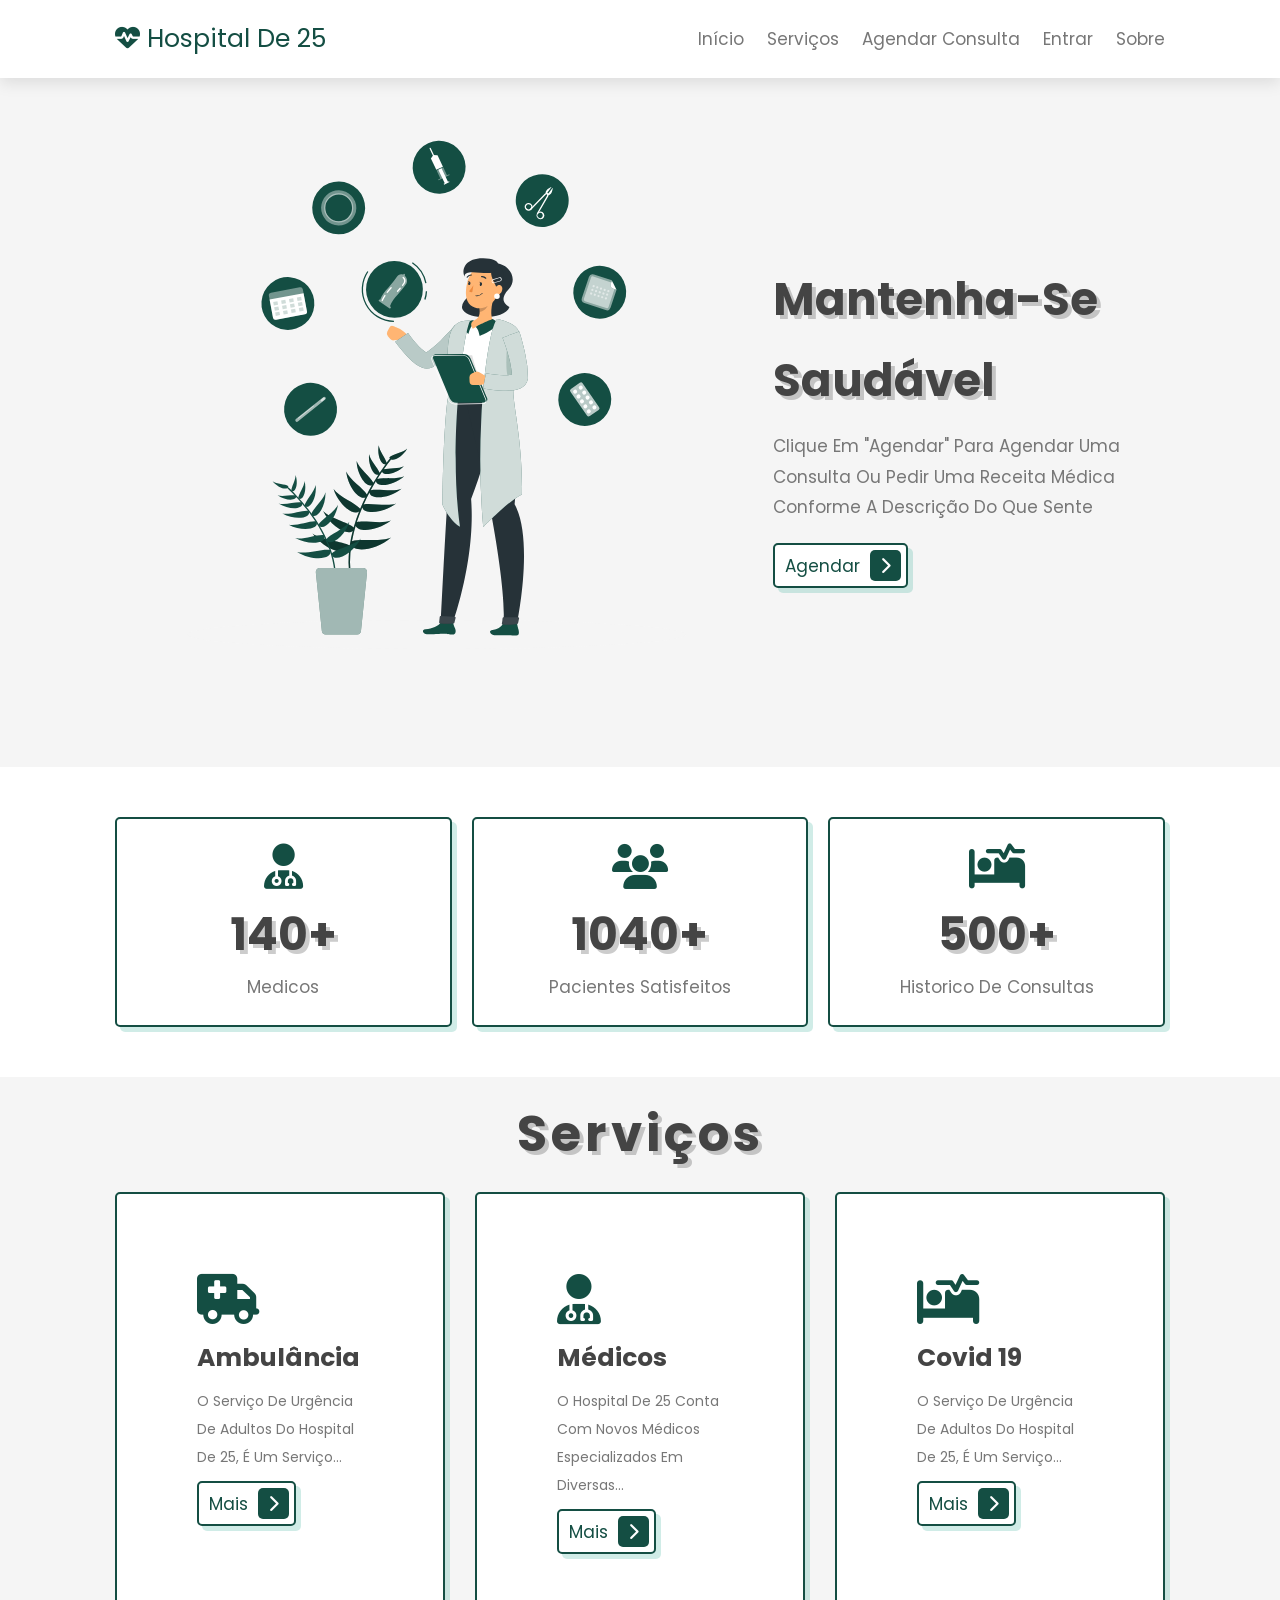
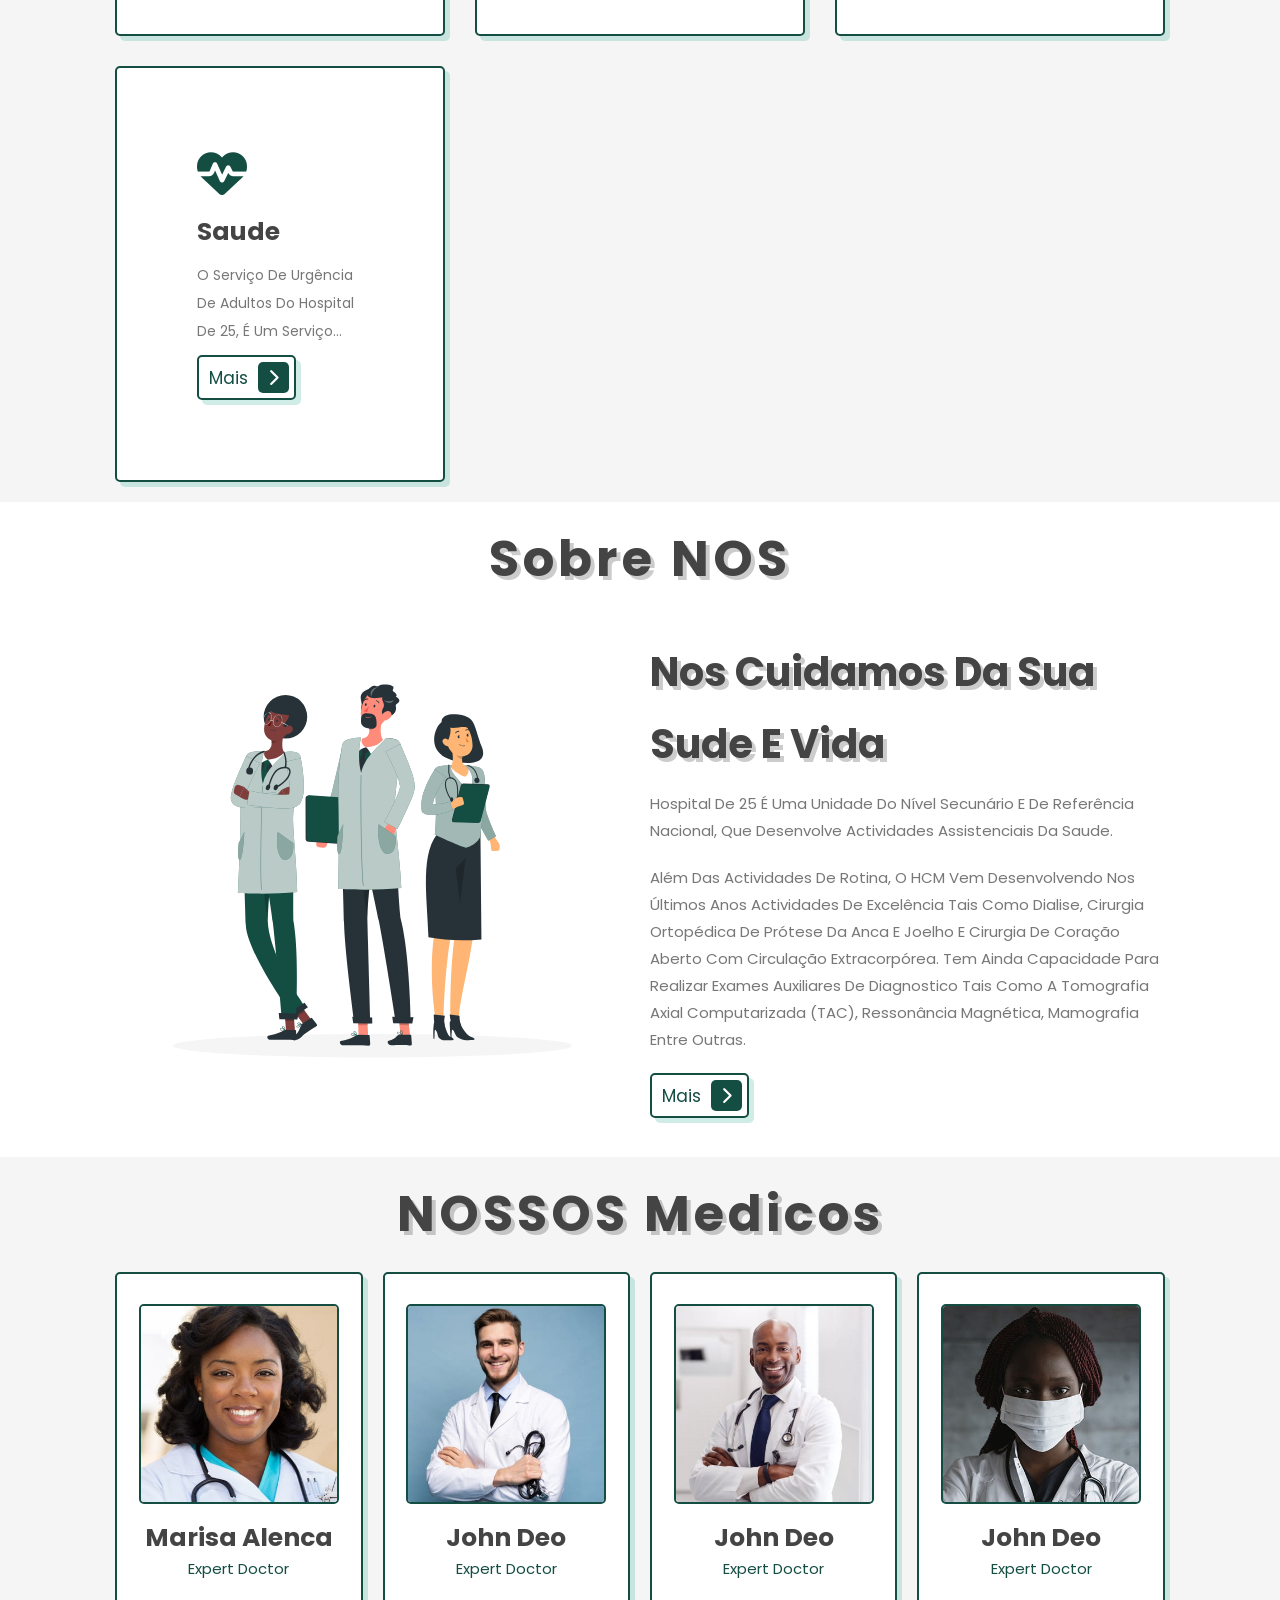
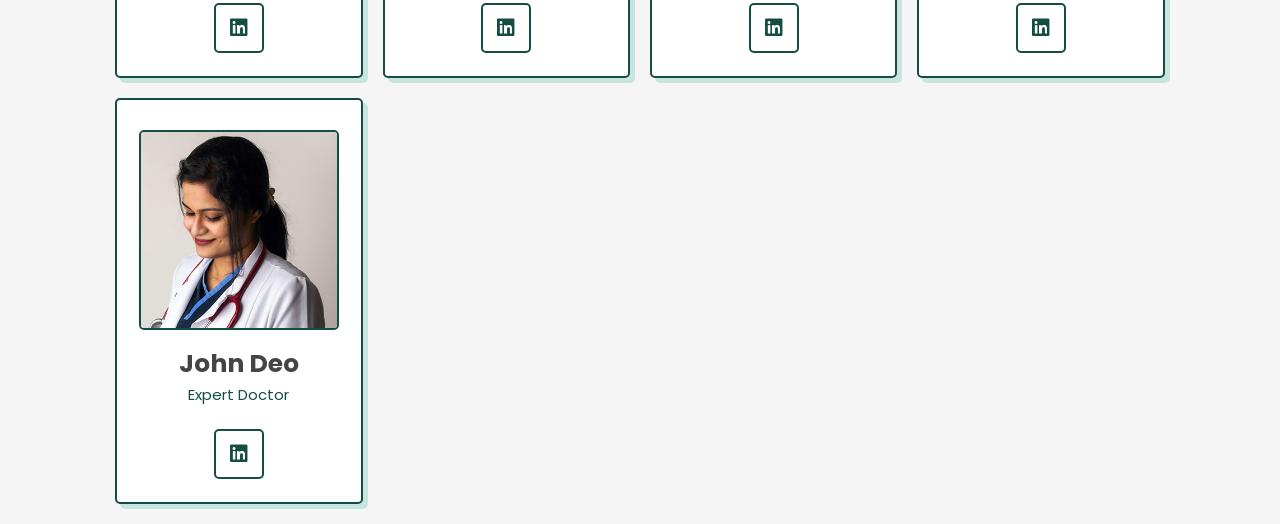
<file: index.html>
<!DOCTYPE html>
<html lang="en">
<head> 
    <meta charset="UTF-8"/>
    <meta http-equiv="X-UA-Compatible" content="IE=edge"/>
    <meta name="viewport" content="width=device-width, initial-scale=1.0"/>
    <title> Site responsivo de hospital</title>
    
   <!-- font awesome cdn link  -->
   <link rel="stylesheet" href="https://cdnjs.cloudflare.com/ajax/libs/font-awesome/6.1.1/css/all.min.css">

   <!-- link css  -->
   <link rel="stylesheet" href="css/style.css">

</head>
<body>

 <!-- Inicio do cabeçalho --> 

<header class="header">   
    
    <a href="#" class="logo"> <i class="fas fa-heartbeat"></i> Hospital de 25</a>

    <nav class="navbar">
        <a href="#">Início</a>
        <a href="#servicos">serviços</a>
        <a href="AgendarCnsulta.php">Agendar consulta</a>
        <a href="login.php">Entrar</a>   
        <a href="#sobre">Sobre</a>    
          
        
    </nav>

    <!-- botaozinho de menu -->
    <div id="menu-btn" class="fas fa-bars"></div>

</header>

<!-- Termina  o cabeçalho -->

<!-- Inicia a seccao  home -->

<section class="home" id="home">

    <div class="image">
        <img src="image/home-img.svg" alt="">
    </div>

    <div class="content">
        <h3>mantenha-se saudável</h3>
        <p>Clique em "Agendar" para agendar uma consulta ou pedir uma receita médica conforme a descrição do que sente
        </p>
        <a href="#" class="btn"> Agendar <span class="fas fa-chevron-right"></span> </a>
    </div>
</section>
<!-- Inicia a seccao  home -->

<!-- Inicia a seccao dos icons-->

<section class="icons-container">

    <div class="icons">
        <i class="fas fa-user-md"></i>
        <h3>140+</h3>
        <p>Medicos</p>
    </div>

    <!-- Seccao com icon de user-->
    <div class="icons">
        <i class="fas fa-users"></i>
        <h3>1040+</h3>
        <p>Pacientes satisfeitos</p>
    </div>

    <div class="icons">
        <i class="fas fa-procedures"></i>
        <h3>500+</h3>
        <p>Historico de consultas</p>
    </div>

    <!-- Seccao com icon de hospital-->
    <!--<div class="icons">
        <i class="fas fa-hospital"></i>
        <h3>80+</h3>
        <p>Horarios disponiveis</p>
    </div>-->

</section>

<!--Fim da seccao dos icons -->

<!-- Inicio da seccao dos servicos -->
<section class="services" id="services">

    <h1 class="heading">  <span>Serviços</span> </h1>

    <div class="box-container">

      

        <div class="box">
            <i class="fas fa-ambulance"></i>
            <h3>Ambulância</h3>
            <p>O Serviço de Urgência de Adultos do Hospital de 25, é um 
                serviço...</p>
            <a href="#" class="btn"> Mais <span class="fas fa-chevron-right"></span> </a>
        </div>

        <div class="box">
            <i class="fas fa-user-md"></i>
            <h3>Médicos </h3>
            <p>O hospital de 25 conta com novos médicos especializados em diversas... </p>
            <a href="#" class="btn"> Mais <span class="fas fa-chevron-right"></span> </a>
        </div>

        <div class="box">
            <i class="fas fa-procedures"></i>
            <h3>Covid 19</h3>
            <p>O Serviço de Urgência de Adultos do Hospital de 25, é um 
                serviço...</p>
            <a href="#" class="btn"> Mais <span class="fas fa-chevron-right"></span> </a>
        </div>

        <div class="box">
            <i class="fas fa-heartbeat"></i>
            <h3>Saude</h3>
            <p>O Serviço de Urgência de Adultos do Hospital de 25, é um 
                serviço...</p>
            <a href="#" class="btn"> Mais <span class="fas fa-chevron-right"></span> </a>
        </div>

    </div>

</section>

<!--Fim da seccao de servicos -->

<!-- Inicio da seccao "sobre nos" -->
<section class="about" id="about">

    <h1 class="heading"> <span> Sobre</span> nos </h1>

    <div class="row">

        <div class="image">
            <img src="image/about-img.svg" alt="">
        </div>

        <div class="content">
            <h3>Nos cuidamos da sua sude e vida</h3>
            <p>Hospital de 25 é uma unidade do nível secunário e de referência nacional, que desenvolve actividades assistenciais da saude.</p>
            <p> Além das actividades de rotina, o HCM vem desenvolvendo nos últimos anos actividades de   excelência tais como dialise,  
                Cirurgia Ortopédica de prótese da anca e joelho e Cirurgia de coração aberto com circulação extracorpórea. Tem ainda capacidade
                para realizar exames auxiliares de diagnostico tais como a Tomografia axial computarizada (TAC), Ressonância Magnética, 
                Mamografia entre outras.
            </p>
            <a href="#" class="btn"> Mais <span class="fas fa-chevron-right"></span> </a>
        </div>

    </div>

</section>

<!-- Fim da eccao "Sobre nos" -->

<!-- Inicio da seccao "Medicos"  -->

<section class="doctors" id="doctors">

    <h1 class="heading"> Nossos <span> Medicos</span> </h1>

    <div class="box-container">

        <div class="box">
            <img src="image/doc-1.jpg" alt="">
            <h3>Marisa Alenca</h3>
            <span>expert doctor</span>
            <div class="share">              
                <a href="#" class="fab fa-linkedin"></a>
            </div>
        </div>

        <div class="box">
            <img src="image/doc-2.jpg" alt="">
            <h3>john deo</h3>
            <span>expert doctor</span>
            <div class="share">
                <a href="#" class="fab fa-linkedin"></a>
            </div>
        </div>

        <div class="box">
            <img src="image/doc-3.jpg" alt="">
            <h3>john deo</h3>
            <span>expert doctor</span>
            <div class="share">
                <a href="#" class="fab fa-linkedin"></a>
            </div>
        </div>

        <div class="box">
            <img src="image/doc-4.jpg" alt="">
            <h3>john deo</h3>
            <span>expert doctor</span>
            <div class="share">
                <a href="#" class="fab fa-linkedin"></a>
            </div>
        </div>

        <div class="box">
            <img src="image/doc-5.jpg" alt="">
            <h3>john deo</h3>
            <span>expert doctor</span>
            <div class="share">
                <a href="#" class="fab fa-linkedin"></a>
            </div>
        </div>

    </div>

</section>

<!-- Fim da seccao "Medicos"  -->


<!-- Link para javascript -->
<script src="js/cript.js"></script>
</body>
</html>
</file>
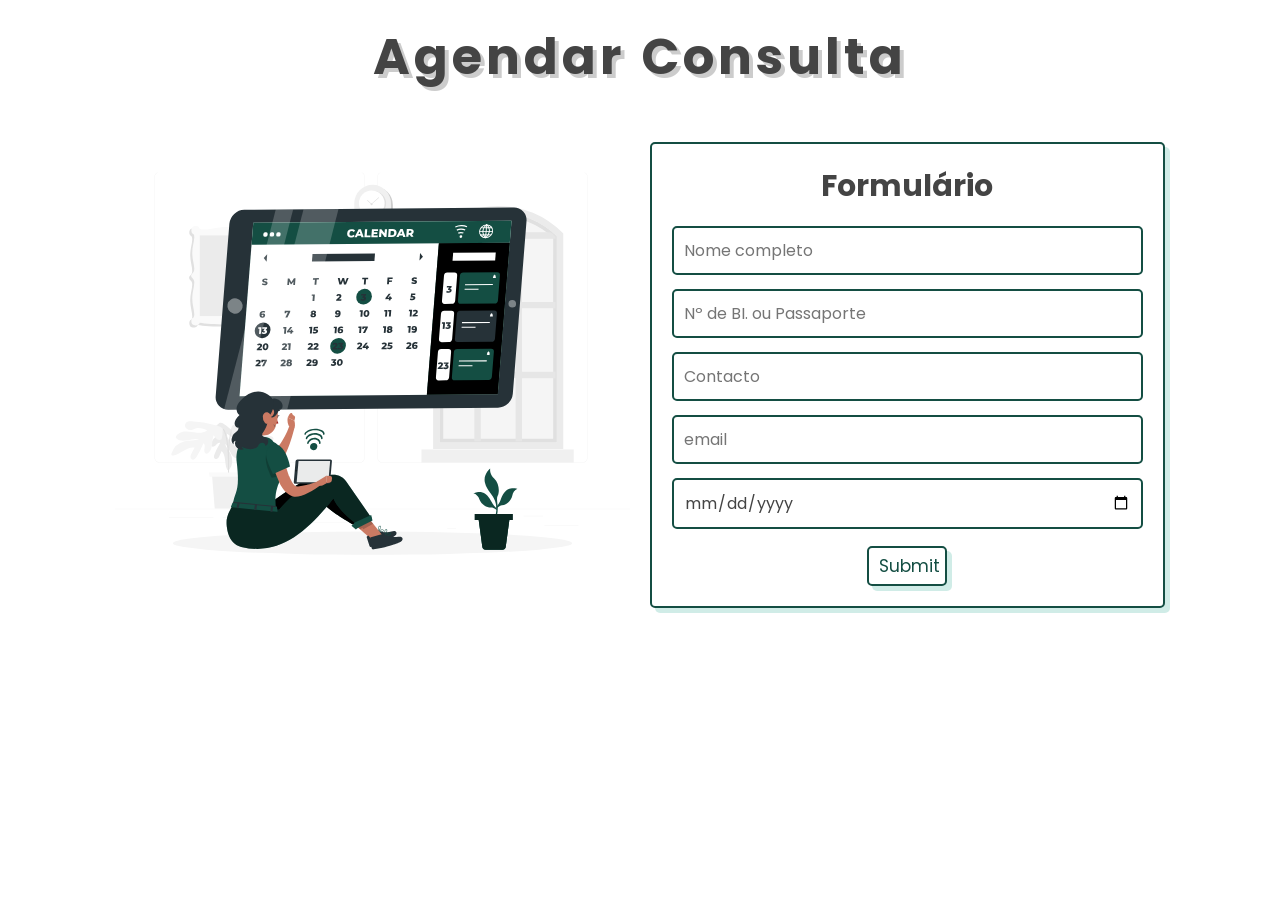
<file: AgendarConsulta.html>
<!DOCTYPE html>
<html lang="en">
<head> 
    <meta charset="UTF-8"/>
    <meta http-equiv="X-UA-Compatible" content="IE=edge"/>
    <meta name="viewport" content="width=device-width, initial-scale=1.0"/>
    <title> Site responsivo de hospital</title>
    
   <!-- font awesome cdn link  -->
   <link rel="stylesheet" href="https://cdnjs.cloudflare.com/ajax/libs/font-awesome/6.1.1/css/all.min.css">

   <!-- link css  -->
   <link rel="stylesheet" href="css/style.css">

</head>
<body>

<!-- Inicio da seccao de agendar  -->
<section class="book" id="book">

    <h1 class="heading"> <span>Agendar consulta</span>  </h1>    

    <div class="row">

        <div class="image">
            <img src="image/book-img.svg" alt="">
        </div>

        <form action="">
            <h3>Formulário</h3>
            <input type="text" placeholder="Nome completo" class="box">
            <input type="number" placeholder="Nº de BI. ou Passaporte" class="box">
            <input type="number" placeholder="Contacto" class="box">
            <input type="email" placeholder="email" class="box">
            <input type="date" class="box">
            <input type="submit" value="Submit" class="btn">
        </form>
    </div>
</section>
</file>
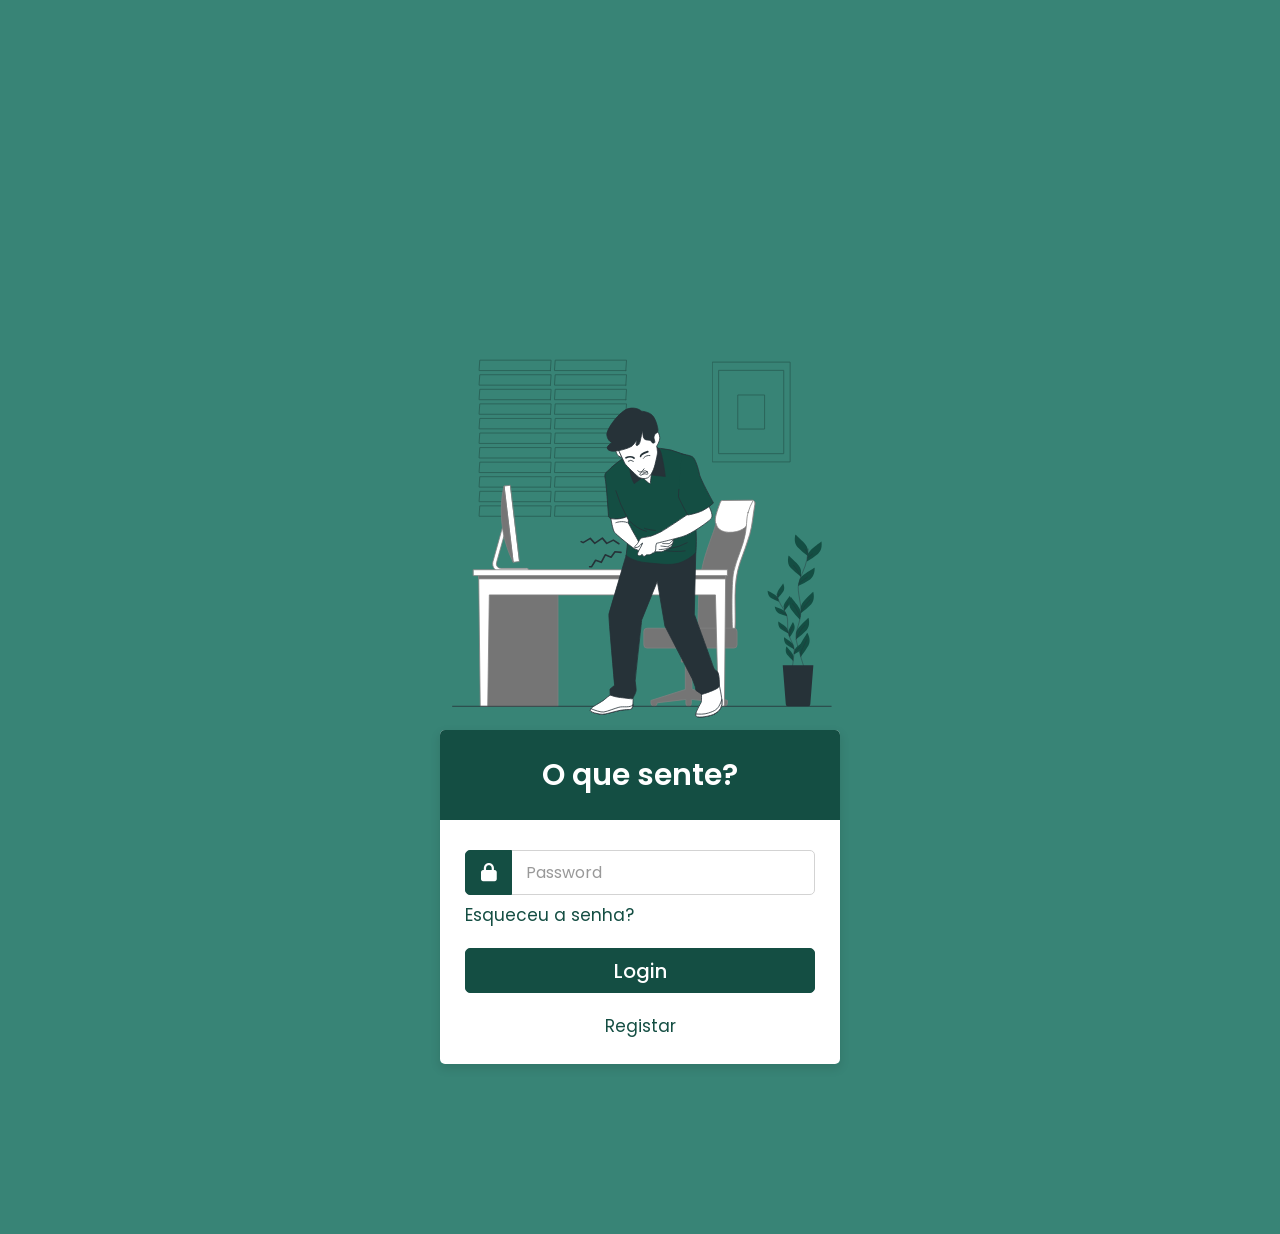
<file: ConlultaOnline.html>
<!DOCTYPE html>
<html lang="en">
<head> 
    <meta charset="UTF-8"/>
    <meta http-equiv="X-UA-Compatible" content="IE=edge"/>
    <meta name="viewport" content="width=device-width, initial-scale=1.0"/>
    <title> Site responsivo de hospital</title>
    
   <!-- font awesome cdn link  -->
   <link rel="stylesheet" href="https://cdnjs.cloudflare.com/ajax/libs/font-awesome/6.1.1/css/all.min.css">

   <!-- link css  -->
   <link rel="stylesheet" href="ConlultaOnline.css">

</head>
<body>

    <div class="container">
        <div class="image">
            <img src="image/doente.svg" alt="">
        </div>
        <div class="wrapper">
          <div class="title"><span>O que sente?</span></div>
          <form action="#">
           
            <div class="row">
              <i class="fas fa-lock"></i>
              <input type="password" placeholder="Password" required>
            </div>
            <div class="pass"><a href="#">Esqueceu a senha?</a></div>
            <div class="row button">
              <input type="submit" value="Login">
            </div>
            <div class="signup-link"> <a href="#">Registar</a></div>
          </form>
        </div>
      </div>

</body>
</html>
</file>
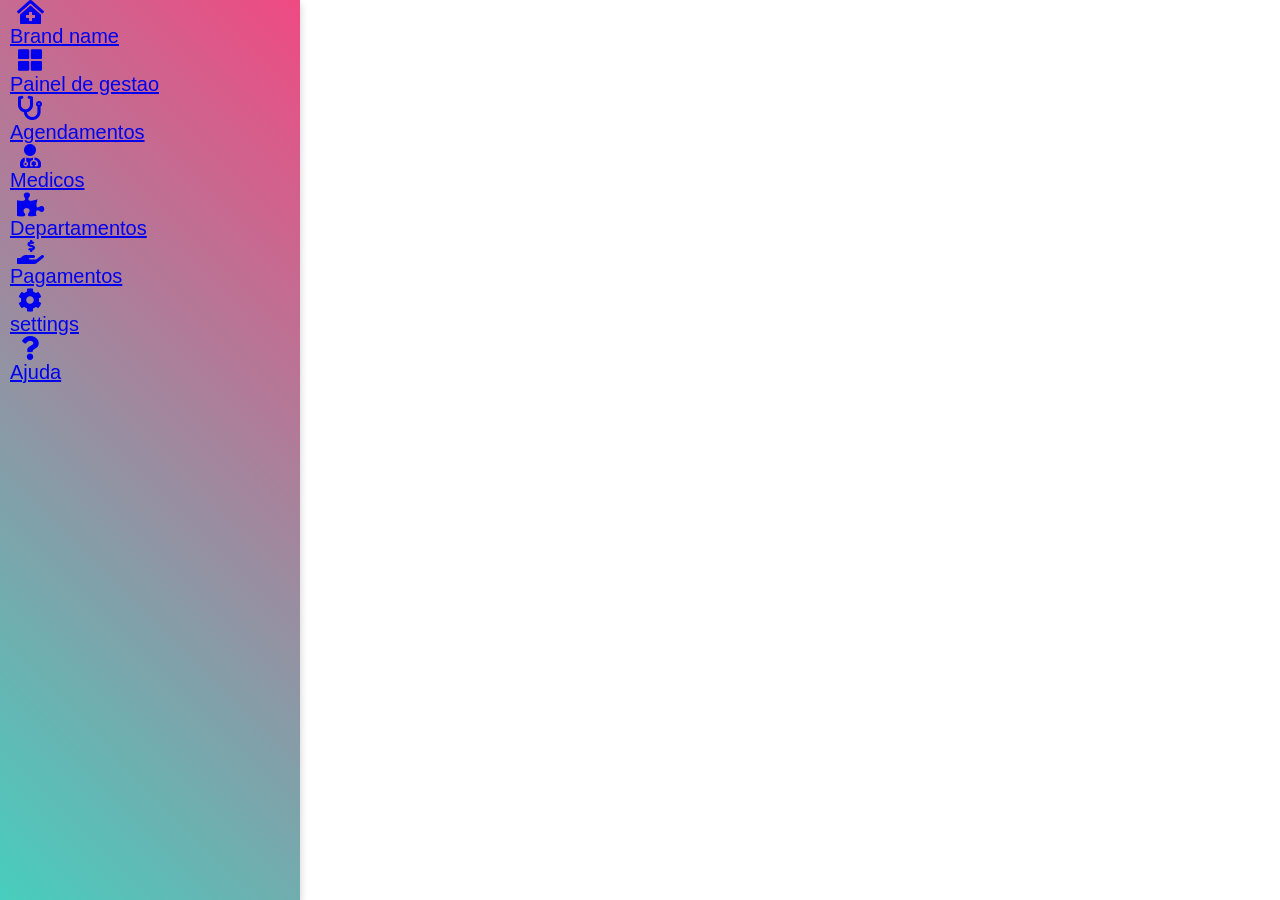
<file: gestor.html>
<!DOCTYPE html>
<html lang="en">

<head> 
    <meta charset="UTF-8"/>
    <meta http-equiv="X-UA-Compatible" content="IE=edge"/>
    <meta name="viewport" content="width=device-width, initial-scale=1.0"/>
    <link rel="stylesheet" href="gestor.css">
    <link rel="stylesheet" href="https://pro.fontawesome.com/releases/v5.10.0/css/all.css" integrity="sha384-AYmEC3Yw5cVb3ZcuHtOA93w35dYTsvhLPVnYs9eStHfGJvOvKxVfELGroGkvsg+p" crossorigin="anonymous" />
   
    <title> tela de gestor</title>

</head>

<body>
    <div class="container">
        <div class="sidebar">
            <ul>
                <li>
                    <a href="#">
                        <i class="fas fa-clinic-medical" > </i>
                        <div class="title" > Brand name </div>
                    </a>
                </li>
                <li>
                    <a href="#">
                        <i class="fas fa-th-large" > </i>
                        <div class="title" > Painel de gestao </div>
                    </a>
                </li>
                <li>
                    <a href="#">
                        <i class="fas fa-stethoscope" > </i>
                        <div class="title" > Agendamentos </div>
                    </a>
                </li>
                <li>
                    <a href="#">
                        <i class="fas fa-user-md" > </i>
                        <div class="title" > Medicos </div>
                    </a>
                </li>
                <li>
                    <a href="#">
                        <i class="fas fa-puzzle-piece" > </i>
                        <div class="title" > Departamentos </div>
                    </a>
                </li>
                <li>
                    <a href="#">
                        <i class="fas fa-hand-holding-usd" > </i>
                        <div class="title" > Pagamentos</div>
                    </a>
                </li>
                <li>
                    <a href="#">
                        <i class="fas fa-cog" > </i>
                        <div class="title" > settings </div>
                    </a>
                </li>
                <li>
                    <a href="#">
                        <i class="fas fa-question" > </i>
                        <div class="title" > Ajuda</div>
                    </a>
                </li> 
            </ul>

        </div>

    

    </div>

</body>
</file>
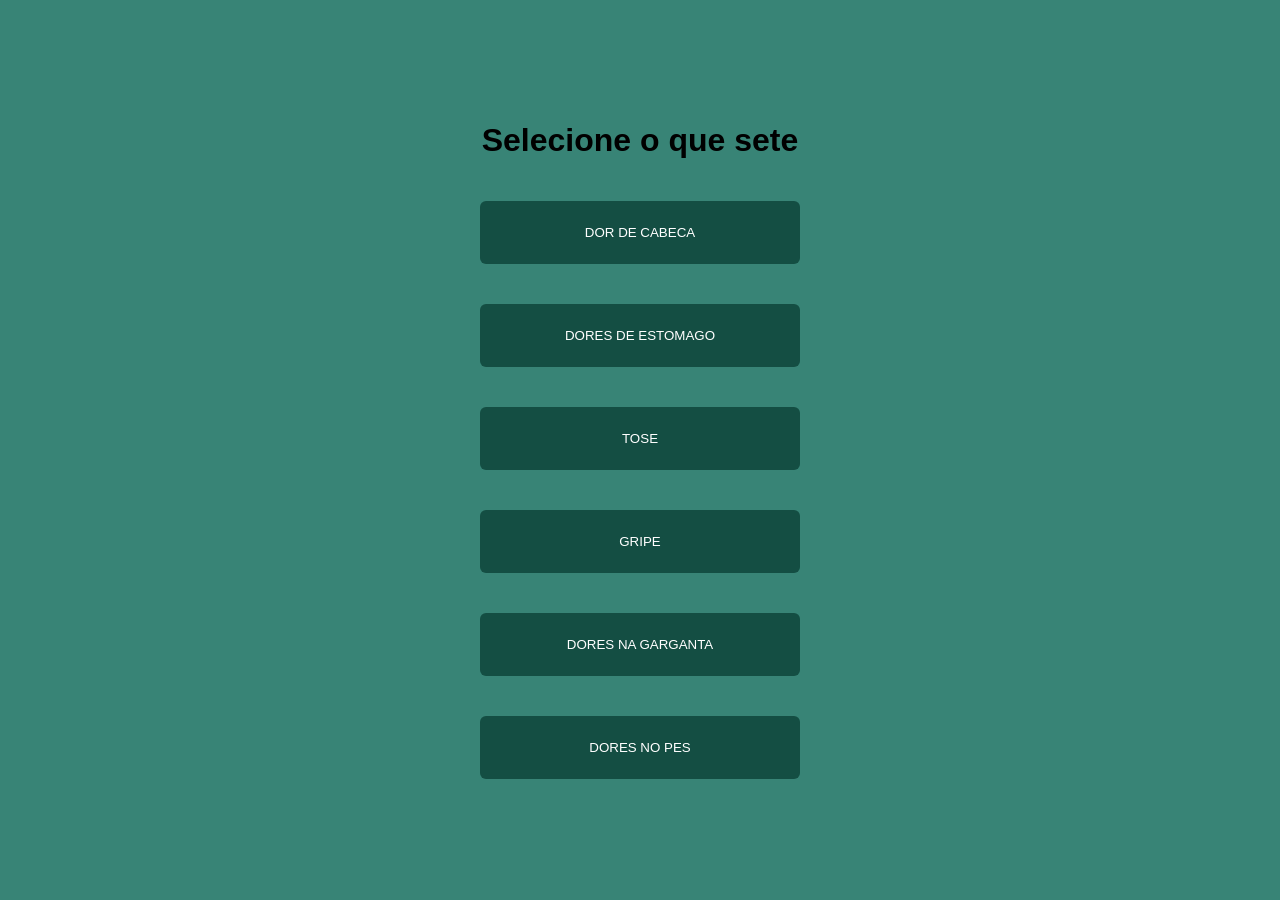
<file: listaDoenca.html>
<!DOCTYPE html>
<html lang="en" dir="ltr">
  <head>
    <meta charset="utf-8">
    <title></title>
    <link rel="stylesheet" href="listaDoenca.css">
  </head>
  <body>
    <div class="container">
      
      <h1 style="font-family: montserrat,sans-serif, bol" >Selecione o que sete</h1>
      

      <button class="btn btn1">Dor de cabeca</button>
      <button class="btn btn2">Dores de estomago</button>
      <button class="btn btn3">Tose</button>
      <button class="btn btn4">Gripe</button>
      <button class="btn btn3">Dores na garganta</button>
      <button class="btn btn4">Dores no pes</button>
    </div>
  </body>
</html>
</file>
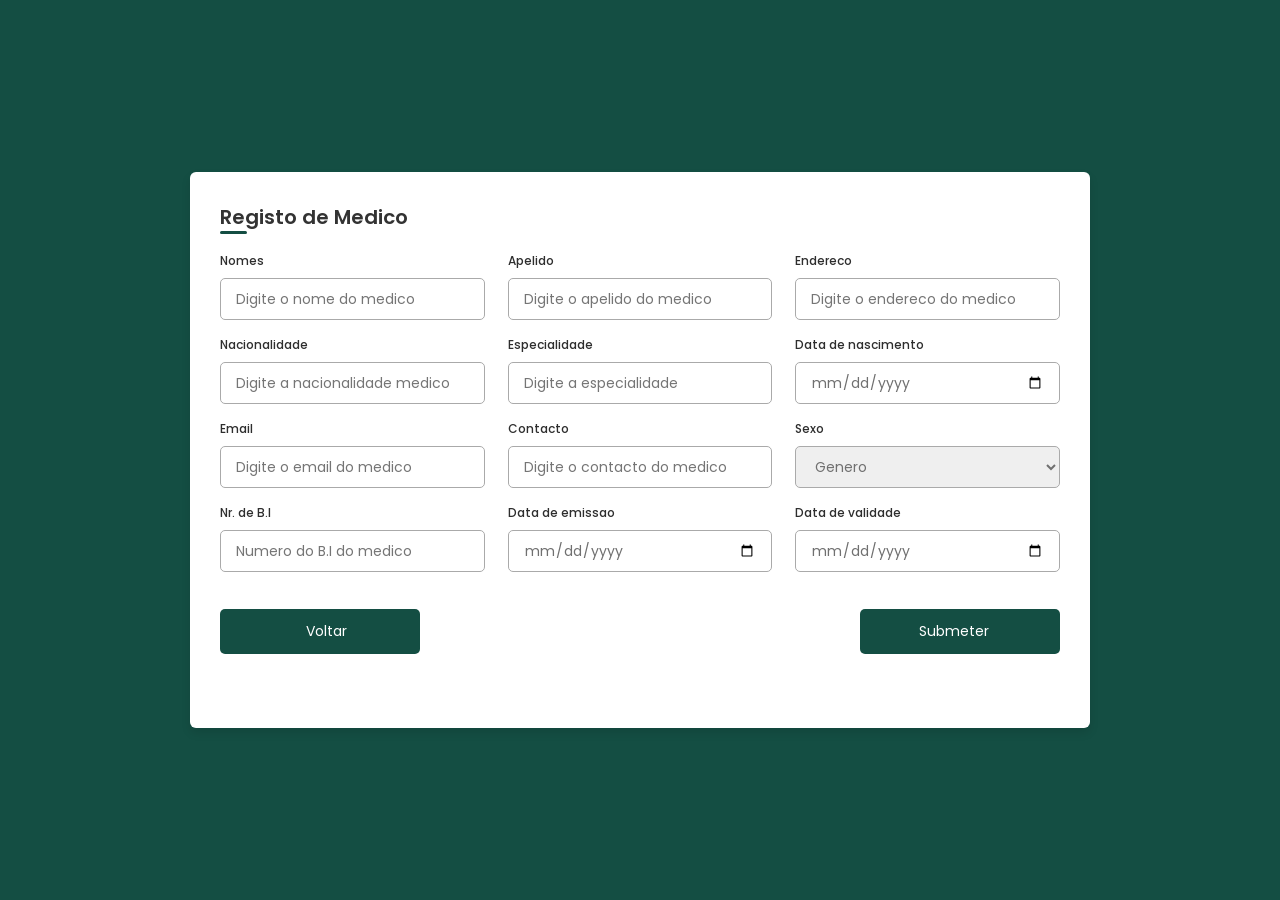
<file: registoMedico.html>
<!DOCTYPE html>
<!--=== Coding by CodingLab | www.codinglabweb.com === -->
<html lang="en">
<head>
    <meta charset="UTF-8">
    <meta http-equiv="X-UA-Compatible" content="IE=edge">
    <meta name="viewport" content="width=device-width, initial-scale=1.0">
    
    <!----======== CSS ======== -->
    <link rel="stylesheet" href="registoMedico.css">
     
    <!----===== Iconscout CSS ===== -->
    <link rel="stylesheet" href="https://unicons.iconscout.com/release/v4.0.0/css/line.css">

    <title>registoPaciente</title> 
</head>
<body>
    <div class="container">
        <header>Registo de Medico</header>

        <form action="#">
            <div class="form">
                <div class="details personal">
                    
                    <div class="fields">
                        <div class="input-field">
                            <label>Nomes</label>
                            <input type="text" placeholder="Digite o nome do medico" required>
                        </div>

                        <div class="input-field">
                            <label>Apelido</label>
                            <input type="text" placeholder="Digite o apelido do medico" required>
                        </div>
                        <div class="input-field">
                            <label>Endereco</label>
                            <input type="text" placeholder="Digite o endereco do medico" required>
                        </div>

                        <div class="input-field">
                            <label>Nacionalidade</label>
                            <input type="text" placeholder="Digite a nacionalidade medico" required>
                        </div>

                        <div class="input-field">
                            <label>Especialidade</label>
                            <input type="text" placeholder="Digite a especialidade" required>
                        </div>

                        <div class="input-field">
                            <label>Data de nascimento</label>
                            <input type="date" placeholder="Data de nascimento do medico" required>
                        </div>

                        <div class="input-field">
                            <label>Email</label>
                            <input type="text" placeholder="Digite o email do medico" required>
                        </div>

                        <div class="input-field">
                            <label>Contacto</label>
                            <input type="number" placeholder="Digite o contacto do medico" required>
                        </div>

                        <div class="input-field">
                            <label>Sexo</label>
                            <select required>
                                <option disabled selected>Genero</option>
                                <option>Masculino</option>
                                <option>Femenino</option>
                                
                            </select>
                        </div>

                        <div class="input-field">
                            <label>Nr. de B.I</label>
                            <input type="number" placeholder="Numero do B.I do medico" required>
                        </div>

                        <div class="input-field">
                            <label>Data de emissao</label>
                            <input type="date" placeholder="Digite a data de emissao" required>
                        </div>

                        <div class="input-field">
                            <label>Data de validade</label>
                            <input type="date" placeholder="Digite a data de validade" required>
                        </div>
                    
                        <button class="backBtn">
                            <i class="uil uil-navigator"></i>
                            <span class="btnText">Voltar</span>
                            
                        </button>
        
                        <button class="sumbit">
                                <span class="btnText">Submeter</span>
                                <i class="uil uil-navigator"></i>
                         </button>
                                
                    </div> 
                </div>     
            </form>
        </div>
    </div>
    <script src="script.js"></script>
</body>
</html>
</file>
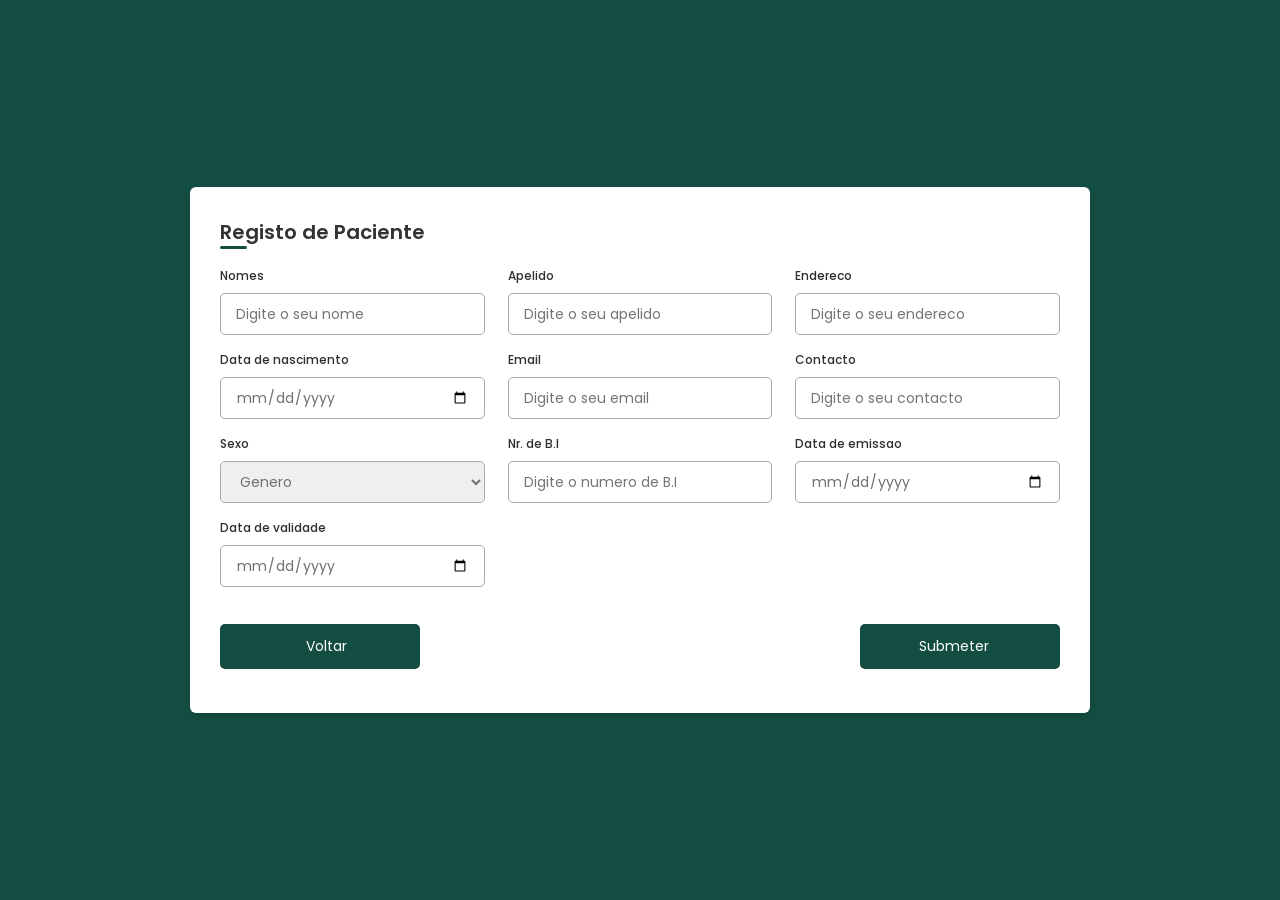
<file: registoPaciente.html>
<!DOCTYPE html>
<!--=== Coding by CodingLab | www.codinglabweb.com === -->
<html lang="en">
<head>
    <meta charset="UTF-8">
    <meta http-equiv="X-UA-Compatible" content="IE=edge">
    <meta name="viewport" content="width=device-width, initial-scale=1.0">
    
    <!----======== CSS ======== -->
    <link rel="stylesheet" href="registoPaciente.css">
     
    <!----===== Iconscout CSS ===== -->
    <link rel="stylesheet" href="https://unicons.iconscout.com/release/v4.0.0/css/line.css">

    <title>registoPaciente</title> 
</head>
<body>
    <div class="container">
        <header>Registo de Paciente</header>

        <form action="#">
            <div class="form">
                <div class="details personal">
                    
                    <div class="fields">
                        <div class="input-field">
                            <label>Nomes</label>
                            <input type="text" placeholder="Digite o seu nome" required>
                        </div>

                        <div class="input-field">
                            <label>Apelido</label>
                            <input type="text" placeholder="Digite o seu apelido" required>
                        </div>

                        <div class="input-field">
                            <label>Endereco</label>
                            <input type="text" placeholder="Digite o seu endereco" required>
                        </div>

                        <div class="input-field">
                            <label>Data de nascimento</label>
                            <input type="date" placeholder="Digite a data de nascimento" required>
                        </div>

                        <div class="input-field">
                            <label>Email</label>
                            <input type="text" placeholder="Digite o seu email" required>
                        </div>

                        <div class="input-field">
                            <label>Contacto</label>
                            <input type="number" placeholder="Digite o seu contacto" required>
                        </div>

                        <div class="input-field">
                            <label>Sexo</label>
                            <select required>
                                <option disabled selected>Genero</option>
                                <option>Masculino</option>
                                <option>Femenino</option>
                                
                            </select>
                        </div>

                        <div class="input-field">
                            <label>Nr. de B.I</label>
                            <input type="number" placeholder="Digite o numero de B.I" required>
                        </div>

                        <div class="input-field">
                            <label>Data de emissao</label>
                            <input type="date" placeholder="Digite a data de emissao" required>
                        </div>

                        <div class="input-field">
                            <label>Data de validade</label>
                            <input type="date" placeholder="Digite a data de validade" required>
                        </div>

                        <div class="input-field">
                            <label> </label>
                            
                        </div>
                        <div class="input-field">
                            <label> </label>
                            
                        </div>
                    
                        <button class="backBtn">
                            <i class="uil uil-navigator"></i>
                            <span class="btnText">Voltar</span>
                            
                        </button>
        
                        <button class="sumbit">
                                <span class="btnText">Submeter</span>
                                <i class="uil uil-navigator"></i>
                         </button>
                                
                    </div> 
                </div>     
            </form>
        </div>
    </div>
    <script src="script.js"></script>
</body>
</html>
</file>
<file: css/style.css>
@import url('https://fonts.googleapis.com/css2?family=Poppins:wght@100;200;300;400;500;600;700& display=swap');

:root{
    --green:#144e43;
    --black:#444;
    --light-color:#777;
    --box-shadow:.5rem .5rem 0 rgba(22, 160, 133, .2);
    --text-shadow:.4rem .4rem 0 rgba(0, 0, 0, .2);
    --border:.2rem solid var(--green);
}

*{
    font-family: 'Poppins', sans-serif;
    margin:0; padding: 0;
    box-sizing: border-box;
    outline: none; border: none;
    text-transform: capitalize;
    transition: all .2s ease-out;
    text-decoration: none;
}
.msg{
	margin: 30px auto;
	padding: 10px;
	border-radius: 5px;
	color: #3c763d;
	background: #dff0d8;
	border: 1px solid #3c763d;
	width: 50%;
	text-align: center;
}

html{
    font-size: 62.5%;
    overflow-x: hidden;
    scroll-padding-top: 7rem;
    scroll-behavior: smooth;
}

section{
    padding:2rem 9%;
}
/*Para abrir o espaco entre os icons*/
section:nth-child(even){
    background: #f5f5f5;
}

.heading{ /*Edicao do "Nossoa servicos"*/
    text-align: center;
    padding-bottom: 2rem;
    text-shadow: var(--text-shadow);
    text-transform: uppercase;
    color:var(--black);
    font-size: 5rem;
    letter-spacing: .4rem;
}
/*Para o botao "Agendar"*/
.btn{
    display: inline-block;
    margin-top: 1rem;
    padding: .5rem;
    padding-left: 1rem;
    border:var(--border);
    border-radius: .5rem;
    box-shadow: var(--box-shadow);
    color:var(--green);
    cursor: pointer;
    font-size: 1.7rem;
    background: #fff;
}
/*Para por fundo na seta do botao agendar*/
.btn span{
    padding:.7rem 1rem;
    border-radius: .5rem;
    background: var(--green);
    color:#fff;
    margin-left: .5rem;
}
/*Para por fundo verde ao passar o cursor no botao agendar*/
.btn:hover{
    background: var(--green);
    color:#fff;
}

.btn:hover span{
    color: var(--green);
    background:#fff;
    margin-left: 1rem;
}
.header{
    padding:2rem 9%;
    position: fixed;
    top:0; left: 0; right: 0;
    z-index: 1000;
    box-shadow: 0 .5rem 1.5rem rgba(0, 0, 0, .1);
    display: flex;
    align-items: center;
    justify-content: space-between;
    background: #fff;
}
 
.header .logo{
    font-size: 2.5rem;
    color: var(--green);
}

.header .logo i{
    color: var(--green);
}

.header .navbar a{
    font-size: 1.7rem;
    color: var(--light-color);
    margin-left: 2rem;
}

/*Mudar a cor do menu*/
.header .navbar a:hover{
    color: var(--green);
}
/*Mudar a cor e ocultar o botaozinho de menu*/
#menu-btn{
    font-size: 2.5rem;
    border-radius: .5rem;
    background: #eee;
    color:var(--green);
    padding: 1rem 1.5rem;
    cursor: pointer;
    display: none; 
}

/* Por a imagem de home mais para a esquerda e reduzir o tamanho*/
.home{
    display: flex;
    align-items: center;
    flex-wrap: wrap;
    gap:1.5rem;
    padding-top: 10rem;
}
.home .image{
    flex:1 1 45rem;
}

.home .image img{
    width: 100%;
}

.home .content{
    flex:1 1 20rem;
}
/* edita: mantenha-se seguro... */
.home .content h3{
    font-size: 4.5rem;
    color:var(--black);
    line-height: 1.8;
    text-shadow: var(--text-shadow);
}

/* edita: rdita tamaho do que vem a seguir de "mantenha-se seguro..." */
.home .content p{
    font-size: 1.7rem;
    color:var(--light-color);
    line-height: 1.8;
    padding: 1rem 0;
}
.icons-container{
    display: grid;
    gap:2rem;
    grid-template-columns: repeat(auto-fit, minmax(20rem, 1fr));
    padding-top: 5rem;
    padding-bottom: 5rem;
}
/*Para por os icons de medicos, feeback de usuarios... em fila*/
.icons-container .icons{
    border:var(--border); /*rectangulos por volta*/
    box-shadow: var(--box-shadow);
    border-radius: .5rem;
    text-align: center;
    padding: 2.5rem;
}

.icons-container .icons i{
    font-size: 4.5rem;
    color:var(--green);
    padding-bottom: .7rem;
}

.icons-container .icons h3{
    font-size: 4.5rem;
    color:var(--black);
    padding: .5rem 0;
    text-shadow: var(--text-shadow);
}

.icons-container .icons p{
    font-size: 1.7rem;
    color:var(--light-color);
}

.services .box-container{       /*Organizar em modo grid rectangolos de servicos*/
    display:grid;
    grid-template-columns: repeat(auto-fit, minmax(27rem, 1fr));
    gap: 3rem;          /*Tamanho dos rectangolos de servicos*/
}

.services .box-container .box{
    background:#fff;
    border-radius: .5rem;
    box-shadow: var(--box-shadow);
    border:var(--border);
    padding: 8.0rem;
}

.services .box-container .box i{
    color: var(--green);
    font-size: 5rem;
    padding-bottom: .5rem;
}

.services .box-container .box h3{
    color: var(--black);
    font-size: 2.5rem;
    padding:1rem 0;
}

.services .box-container .box p{
    color: var(--light-color);
    font-size: 1.4rem;
    line-height: 2;
}

.about .row{
    display: flex;
    align-items: center;
    flex-wrap: wrap;
    gap:2rem;
}

.about .row .image{
    flex:1 1 45rem;
}

.about .row .image img{
    width: 100%;
}

.about .row .content{
    flex:1 1 45rem;
}

.about .row .content h3{
    color: var(--black);
    text-shadow: var(--text-shadow);
    font-size: 4rem;
    line-height: 1.8;
}

.about .row .content p{
    color: var(--light-color);
    padding:1rem 0;
    font-size: 1.5rem;
    line-height: 1.8;
}

.doctors .box-container{ /*Para por os medicos em forma de rede (grid)*/
    display: grid;
    grid-template-columns: repeat(auto-fit, minmax(20rem, 1fr));
    gap:2rem;
}

.doctors .box-container .box{
    text-align: center;      /*Por os nomes no centro*/
    background:#fff;
    border-radius: .5rem;
    border:var(--border);   /*Bordar os rectangulos*/
    box-shadow: var(--box-shadow);
    padding:2rem;
}
.doctors .box-container .box img{ /*Dimunuir o tamanho das fotos dos medicos*/
    height: 20rem;
    border:var(--border);
    border-radius: .5rem;
    margin-top: 1rem;
    margin-bottom: 1rem;
}
.doctors .box-container .box h3{ /*Tamanho e cor dos nomes dos medios*/
    color:var(--black);
    font-size: 2.5rem;
}

.doctors .box-container .box span{  /* Tamanho da especialidade dos medios*/
    color:var(--green);
    font-size: 1.5rem;
}
.doctors .box-container .box .share{ /*Por mais abaixo Linkedin*/
    padding-top: 2rem;
}

.doctors .box-container .box .share a{ /*Para o rectangulo de Linkedin*/
    height: 5rem;
    width: 5rem;
    line-height: 4.5rem;
    font-size: 2rem;
    color:var(--green);
    border-radius: .5rem;
    border:var(--border);
    margin:.3rem;
}

.doctors .box-container .box .share a:hover{
    background:var(--green);
    color:#fff;
    box-shadow: var(--box-shadow);
}

.book .row .image{  /*Adequa a imagrm do calendario pra mais a esquerda*/
    flex:1 1 45rem;
}

.book .row .image img{
    width: 100%;
}
.book .row form{   /*Referente ao formula da agenda*/
    flex:1 1 45rem;
    background: #fff;
    border:var(--border);
    box-shadow: var(--box-shadow);
    text-align: center;
    padding: 2rem;
    border-radius: .5rem;
}

.book .row form h3{
    color:var(--black);
    padding-bottom: 1rem;
    font-size: 3rem;
}
.book .row form .box{
    width: 100%;
    margin:.7rem 0;
    border-radius: .5rem;
    border:var(--border);
    font-size: 1.6rem;
    color: var(--black);
    text-transform: none;
    padding: 1rem;
}

 


.book .row{  /*Edita a palavra "Agendar"*/
    display: flex;
    align-items: center;
    flex-wrap: wrap;
    gap:2rem;
}

/* Responsividade*/
 @media (max-width:991px){
    html{
        font-size: 55%;
    }

    .header{
        padding: 2rem;
    }

    section{
        padding:2rem;
    }

}

@media (max-width:768px){

    #menu-btn{
        display: initial;
    }

    .header .navbar{
        position: absolute;
        top:115%; right: 2rem;
        border-radius: .5rem;
        box-shadow: var(--box-shadow);
        width: 30rem;
        border: var(--border);
        background: #fff;
        transform: scale(0);
        opacity: 0;
        transform-origin: top right;
        transition: none;
    }

    .header .navbar.active{
        transform: scale(1);
        opacity: 1;
        transition: .2s ease-out;
    }

    .header .navbar a{
        font-size: 2rem;
        display: block;
        margin:2.5rem;
    }

}

@media (max-width:450px){

    html{
        font-size: 50%;
    }

}
</file>
<file: ConlultaOnline.css>
@import url('https://fonts.googleapis.com/css2?family=Poppins:wght@400;500;600;700&display=swap');
*{
  margin: 0;
  padding: 0;
  box-sizing: border-box;
  font-family: 'Poppins',sans-serif;
}
body{
  background: #388476;
  overflow: hidden;
}
::selection{
  background: #144e43;
}
.container{
  max-width: 440px;
  padding: 0 20px;
  margin: 170px auto;
}
.wrapper{
  width: 100%;
  background: #fff;
  border-radius: 5px;
  box-shadow: 0px 4px 10px 1px rgba(0,0,0,0.1);
}
.wrapper .title{
  height: 90px;
  background: #144e43;
  border-radius: 5px 5px 0 0;
  color: #fff;
  font-size: 30px;
  font-weight: 600;
  display: flex;
  align-items: center;
  justify-content: center;
}
.wrapper form{
  padding: 30px 25px 25px 25px;
}
.wrapper form .row{
  height: 45px;
  margin-bottom: 15px;
  position: relative;
}
.wrapper form .row input{
  height: 100%;
  width: 100%;
  outline: none;
  padding-left: 60px;
  border-radius: 5px;
  border: 1px solid lightgrey;
  font-size: 16px;
  transition: all 0.3s ease;
}
form .row input:focus{
  border-color: #144e43;
  box-shadow: inset 0px 0px 2px 2px rgba(26,188,156,0.25);
}
form .row input::placeholder{
  color: #999;
}
.wrapper form .row i{
  position: absolute;
  width: 47px;
  height: 100%;
  color: #fff;
  font-size: 18px;
  background:#144e43;
  border: 1px solid #144e43;
  border-radius: 5px 0 0 5px;
  display: flex;
  align-items: center;
  justify-content: center;
}
.wrapper form .pass{
  margin: -8px 0 20px 0;
}
.wrapper form .pass a{
  color: #144e43;
  font-size: 17px;
  text-decoration: none;
}
.wrapper form .pass a:hover{
  text-decoration: underline;
}
.wrapper form .button input{
  color: #fff;
  font-size: 20px;
  font-weight: 500;
  padding-left: 0px;
  background: #144e43;
  border: 1px solid #144e43;
  cursor: pointer;
}
form .button input:hover{
  background: #144e43;
}
.wrapper form .signup-link{
  text-align: center;
  margin-top: 20px;
  font-size: 17px;
}
.wrapper form .signup-link a{
  color: #144e43;
  text-decoration: none;
}
form .signup-link a:hover{
  text-decoration: underline;
}

.image{
    display: flex;
    align-items: center;
    flex-wrap: wrap;
    gap:1.5rem;
    padding-top: 10rem;
}
</file>
<file: gestor.css>
*{
    margin: 0;
    padding: 0;
    box-sizing: border-box;
    font-family: 'Poppins', sans-serif;
}

body{
    overflow: hidden;
}

.container{
    position: relative;
    width: 100%;
}

.sidebar{
    position: fixed;
    width: 300px;
    height: 100%;
    background: linear-gradient(45deg, #47cebe, #ef4a82);
    overflow: hidden;
    box-shadow: 0 4px 8px 0 rgba(0, 0, 0, 0.2 );
    z-index: 2;
}

.sidebar ul li {
    width: 100%;
    list-style: none;
}
/*.sidebar ul li: hover{
   background: #444;
}*/
.sidebar ul l1 a{
    width: 100%;
    list-style: none;
    color: #fff;
    height: 60px;
    display: flex;
    align-items: center;
}

.sidebar ul li a i {
    min-width: 60px;
    font-size: 24px;
    text-align: center;
}
.sidebar .title{
    padding: 0 10px;
    font-size: 20px;
}
</file>
<file: listaDoenca.css>
body{
  margin: 0;
  padding: 0;
  background: #388476;
}

.container{
  position: absolute;
  left: 50%;
  top: 50%;
  transform: translate(-50%,-50%);
  text-align: center;
}

.btn{
  border: none;
  margin: 20px;
  padding: 24px;
  width: 320px;
  font-family: "montserrat",sans-serif;
  text-transform: uppercase;
  border-radius: 6px;
  cursor: pointer;
  color: #fff;
  background-size: 200%;
  transition: 0.6s;
}

.btn1{
  background: #144e43 ;
}

.btn2{
  background: #144e43 ;
}

.btn3{
  background: #144e43 ;
}

.btn4{
  background: #144e43 ;
}

.btn:hover{
  background: #144e43 ;
}
</file>
<file: registoMedico.css>
/* ===== Google Font Import - Poppins ===== */
@import url('https://fonts.googleapis.com/css2?family=Poppins:wght@200;300;400;500;600&display=swap');
*{
    margin: 0;
    padding: 0;
    box-sizing: border-box;
    font-family: 'Poppins', sans-serif;
}
body{
    min-height: 100vh;
    display: flex;
    align-items: center;
    justify-content: center;
    background:#144e43;
}
.container{
    position: relative;
    max-width: 900px;
    width: 100%;
    border-radius: 6px;
    padding: 30px;
    margin: 0 15px;
    background-color: #fff;
    box-shadow: 0 5px 10px rgba(0,0,0,0.1);
}
.container header{
    position: relative;
    font-size: 20px;
    font-weight: 600;
    color: #333;
}
.container header::before{
    content: "";
    position: absolute;
    left: 0;
    bottom: -2px;
    height: 3px;
    width: 27px;
    border-radius: 8px;
    background-color: #144e43;
}
.container form{
    position: relative;
    margin-top: 16px;
    min-height: 450px;
    background-color: #fff;
    overflow: hidden;
}
.container form .form{
    position: absolute;
    background-color: #fff;
    transition: 0.3s ease;
}

form.secActive .form{
    opacity: 0;
    pointer-events: none;
    transform: translateX(-100%);
}
.container form .title{
    display: block;
    margin-bottom: 8px;
    font-size: 16px;
    font-weight: 500;
    margin: 6px 0;
    color: #333;
}
.container form .fields{
    display: flex;
    align-items: center;
    justify-content: space-between;
    flex-wrap: wrap;
}
form .fields .input-field{
    display: flex;
    width: calc(100% / 3 - 15px);
    flex-direction: column;
    margin: 4px 0;
}
.input-field label{
    font-size: 12px;
    font-weight: 500;
    color: #2e2e2e;
}
.input-field input, select{
    outline: none;
    font-size: 14px;
    font-weight: 400;
    color: #333;
    border-radius: 5px;
    border: 1px solid #aaa;
    padding: 0 15px;
    height: 42px;
    margin: 8px 0;
}
.input-field input :focus,
.input-field select:focus{
    box-shadow: 0 3px 6px rgba(0,0,0,0.13);
}
.input-field select,
.input-field input[type="date"]{
    color: #707070;
}
.input-field input[type="date"]:valid{
    color: #333;
}
.container form button, .backBtn{
    display: flex;
    align-items: center;
    justify-content: center;
    height: 45px;
    max-width: 200px;
    width: 100%;
    border: none;
    outline: none;
    color: #fff;
    border-radius: 5px;
    margin: 25px 0;
    background-color: #144e43;
    transition: all 0.3s linear;
    cursor: pointer;
}
.container form .btnText{
    font-size: 14px;
    font-weight: 400;
}
form button:hover{
    background-color: #144e43;
}
form button i,
form .backBtn i{
    margin: 0 6px;
}
form .backBtn i{
    transform: rotate(180deg);
}
form .buttons{
    display: flex;
    align-items: center;
}
form .buttons button , .backBtn{
    margin-left: 14px;
}

@media (max-width: 750px) {
    .container form{
        overflow-y: scroll;
    }
    .container form::-webkit-scrollbar{
       display: none;
    }
    form .fields .input-field{
        width: calc(100% / 2 - 15px);
    }
}

@media (max-width: 550px) {
    form .fields .input-field{
        width: 100%;
    }
}
</file>
<file: registoPaciente.css>
/* ===== Google Font Import - Poppins ===== */
@import url('https://fonts.googleapis.com/css2?family=Poppins:wght@200;300;400;500;600&display=swap');
*{
    margin: 0;
    padding: 0;
    box-sizing: border-box;
    font-family: 'Poppins', sans-serif;
}
body{
    min-height: 100vh;
    display: flex;
    align-items: center;
    justify-content: center;
    background:#144e43;
}
.container{
    position: relative;
    max-width: 900px;
    width: 100%;
    border-radius: 6px;
    padding: 30px;
    margin: 0 15px;
    background-color: #fff;
    box-shadow: 0 5px 10px rgba(0,0,0,0.1);
}
.container header{
    position: relative;
    font-size: 20px;
    font-weight: 600;
    color: #333;
}
.container header::before{
    content: "";
    position: absolute;
    left: 0;
    bottom: -2px;
    height: 3px;
    width: 27px;
    border-radius: 8px;
    background-color: #144e43;
}
.container form{
    position: relative;
    margin-top: 16px;
    min-height: 420px;            /*Altura da caixa que contem dados*/
    background-color: #fff;
    overflow: hidden;
}
.container form .form{
    position: absolute;
    background-color: #fff;
    transition: 0.3s ease;
}

form.secActive .form{
    opacity: 0;
    pointer-events: none;
    transform: translateX(-100%);
}
.container form .title{
    display: block;
    margin-bottom: 8px;
    font-size: 16px;
    font-weight: 500;
    margin: 6px 0;
    color: #333;
}
.container form .fields{
    display: flex;
    align-items: center;
    justify-content: space-between;
    flex-wrap: wrap;
}
form .fields .input-field{
    display: flex;
    width: calc(100% / 3 - 15px);
    flex-direction: column;
    margin: 4px 0;
}
.input-field label{
    font-size: 12px;
    font-weight: 500;
    color: #2e2e2e;
}
.input-field input, select{
    outline: none;
    font-size: 14px;
    font-weight: 400;
    color: #333;
    border-radius: 5px;
    border: 1px solid #aaa;
    padding: 0 15px;
    height: 42px;
    margin: 8px 0;
}
.input-field input :focus,
.input-field select:focus{
    box-shadow: 0 3px 6px rgba(0,0,0,0.13);
}
.input-field select,
.input-field input[type="date"]{
    color: #707070;
}
.input-field input[type="date"]:valid{
    color: #333;
}
.container form button, .backBtn{
    display: flex;
    align-items: center;
    justify-content: center;
    height: 45px;
    max-width: 200px;
    width: 100%;
    border: none;
    outline: none;
    color: #fff;
    border-radius: 5px;
    margin: 25px 0;
    background-color: #144e43;
    transition: all 0.3s linear;
    cursor: pointer;
}
.container form .btnText{
    font-size: 14px;
    font-weight: 400;
}
form button:hover{
    background-color: #144e43;
}
form button i,
form .backBtn i{
    margin: 0 6px;
}
form .backBtn i{
    transform: rotate(180deg);
}
form .buttons{
    display: flex;
    align-items: center;
}
form .buttons button , .backBtn{
    margin-left: 14px;
}

@media (max-width: 750px) {
    .container form{
        overflow-y: scroll;
    }
    .container form::-webkit-scrollbar{
       display: none;
    }
    form .fields .input-field{
        width: calc(100% / 2 - 15px);
    }
}

@media (max-width: 550px) {
    form .fields .input-field{
        width: 100%;
    }
}
</file>
